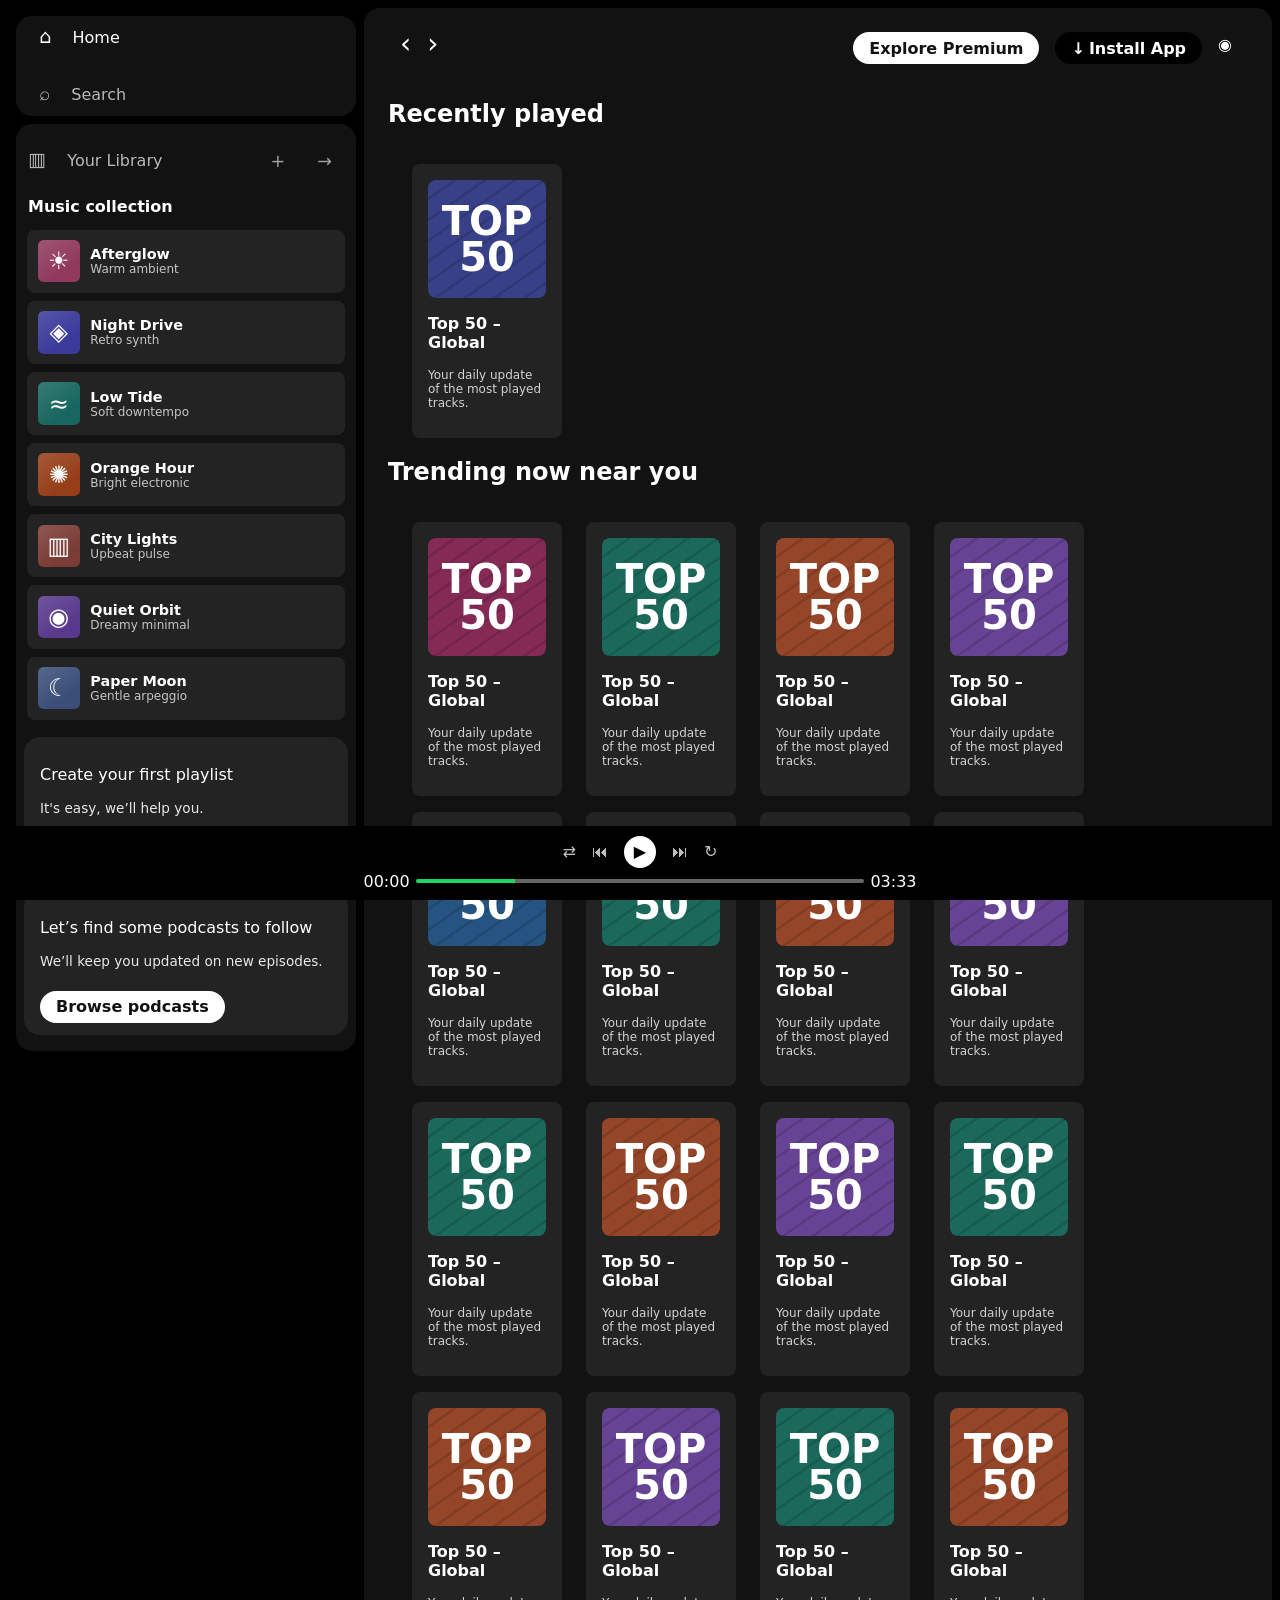
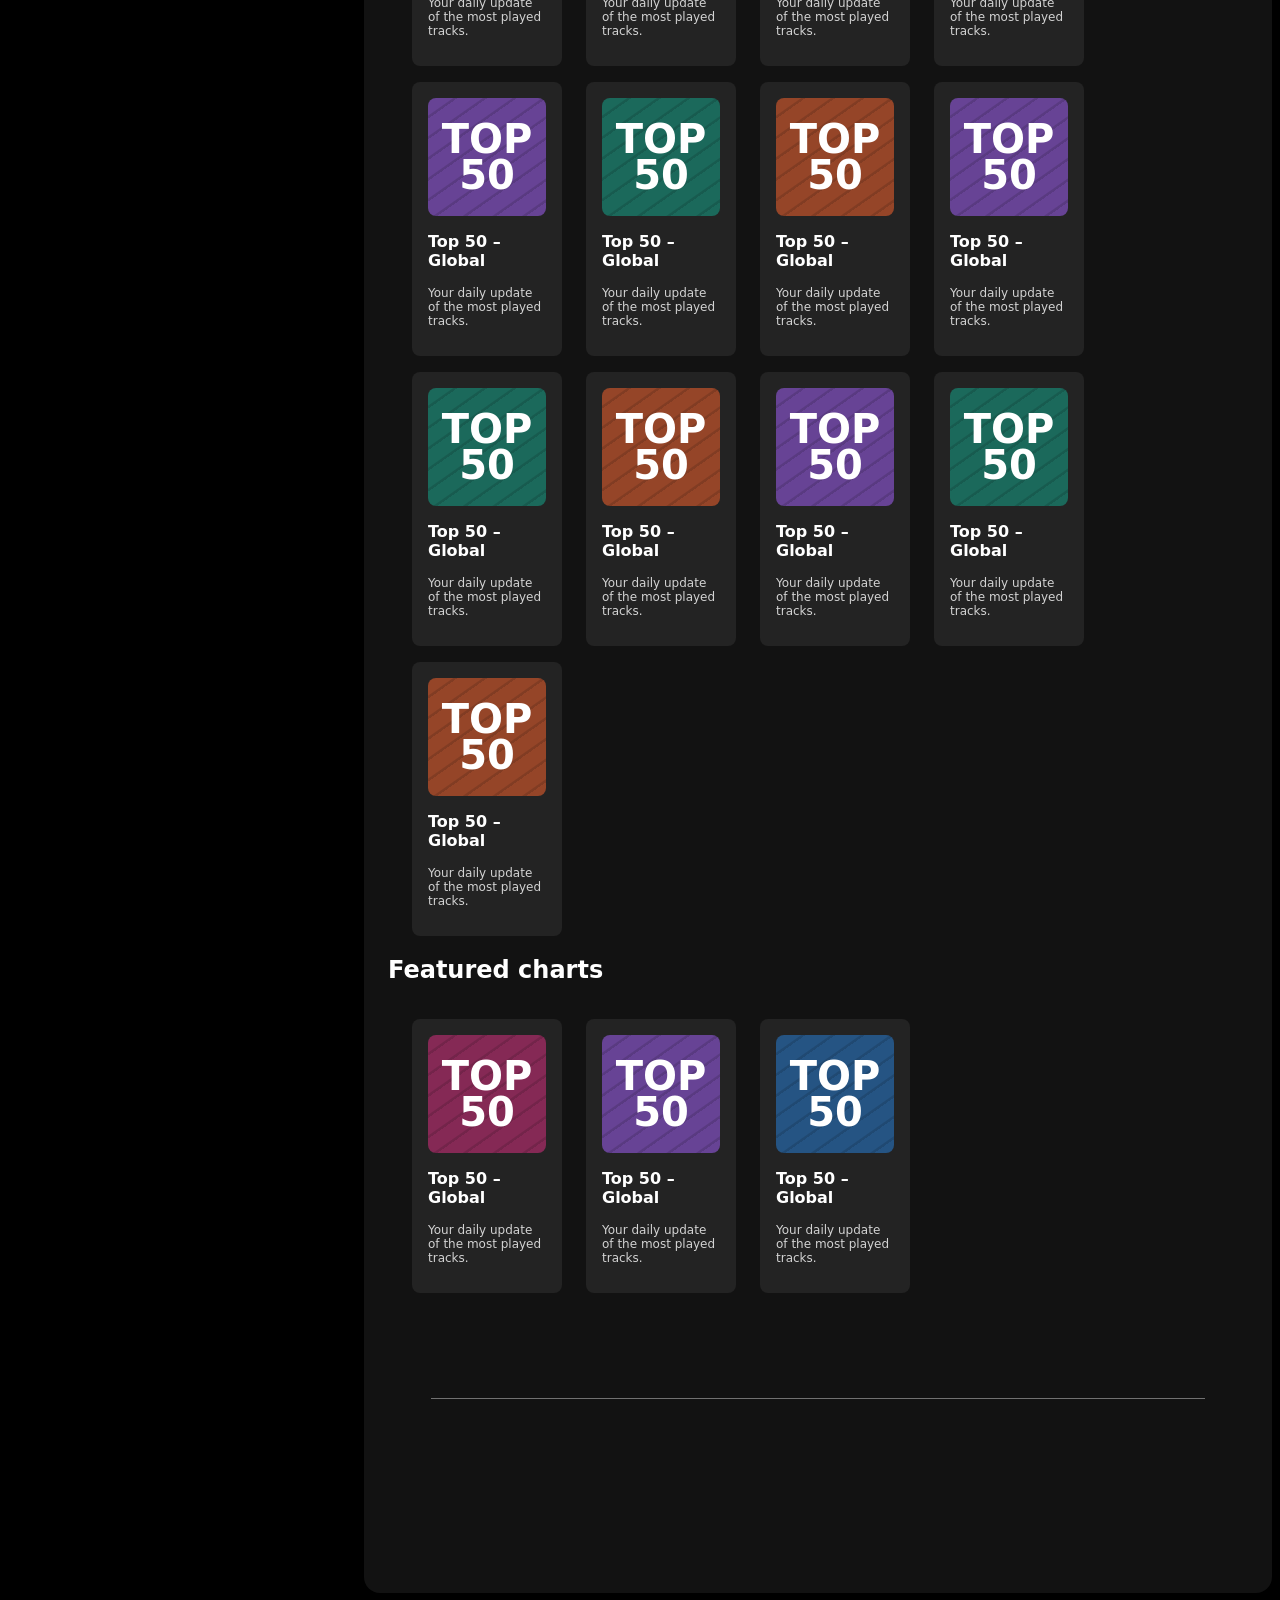
<file: index.html>
<!DOCTYPE html>
<html lang="en">
<head>
    <meta charset="UTF-8">
    <meta name="viewport" content="width=device-width, initial-scale=1.0">
    <title>Spotify Clone | Web Player</title>
    <link rel="stylesheet" href="./spotify.css">
</head>
<body>
    <div class="main">
    <aside class="sidebar">
        <div class="nav">
            <div class="nav-option" style="opacity: 1;">
            <span class="symbol" aria-hidden="true">⌂</span>
            <a href="#home">Home</a>
            </div>

            <div class="nav-option">
                <span class="symbol" aria-hidden="true">⌕</span>
                <a href="#trending">Search</a>

            </div>

        </div>
        <div class="library" id="library">
            <div class="opstion ">
                 <div class="library nav-option">
            <span class="symbol" aria-hidden="true">▥</span>
            <a href="#library-music-title">Your Library</a>
            </div>
            <div class="icon">
                <span class="symbol" aria-hidden="true">+</span>
                <span class="symbol" aria-hidden="true">→</span>
            </div>

            </div>
            <section class="library-music" aria-labelledby="library-music-title">
                <h2 id="library-music-title">Music collection</h2>
                <ul class="library-cards">
                    <li class="library-card">
                        <div class="library-track">
                            <span class="library-cover" style="--cover: #90395d" aria-hidden="true">☀</span>
                            <div>
                                <h3>Afterglow</h3>
                                <p>Warm ambient</p>
                            </div>
                        </div>
                    </li>
                    <li class="library-card">
                        <div class="library-track">
                            <span class="library-cover" style="--cover: #3a3a9b" aria-hidden="true">◈</span>
                            <div>
                                <h3>Night Drive</h3>
                                <p>Retro synth</p>
                            </div>
                        </div>
                    </li>
                    <li class="library-card">
                        <div class="library-track">
                            <span class="library-cover" style="--cover: #17665f" aria-hidden="true">≈</span>
                            <div>
                                <h3>Low Tide</h3>
                                <p>Soft downtempo</p>
                            </div>
                        </div>
                    </li>
                    <li class="library-card">
                        <div class="library-track">
                            <span class="library-cover" style="--cover: #963e18" aria-hidden="true">✺</span>
                            <div>
                                <h3>Orange Hour</h3>
                                <p>Bright electronic</p>
                            </div>
                        </div>
                    </li>
                    <li class="library-card">
                        <div class="library-track">
                            <span class="library-cover" style="--cover: #7b3c35" aria-hidden="true">▥</span>
                            <div>
                                <h3>City Lights</h3>
                                <p>Upbeat pulse</p>
                            </div>
                        </div>
                    </li>
                    <li class="library-card">
                        <div class="library-track">
                            <span class="library-cover" style="--cover: #59398d" aria-hidden="true">◉</span>
                            <div>
                                <h3>Quiet Orbit</h3>
                                <p>Dreamy minimal</p>
                            </div>
                        </div>
                    </li>
                    <li class="library-card">
                        <div class="library-track">
                            <span class="library-cover" style="--cover: #3a4e78" aria-hidden="true">☾</span>
                            <div>
                                <h3>Paper Moon</h3>
                                <p>Gentle arpeggio</p>
                            </div>
                        </div>
                    </li>
                    <li class="library-card">
                        <div class="library-track">
                            <span class="library-cover" style="--cover: #146071" aria-hidden="true">◇</span>
                            <div>
                                <h3>Monsoon Glass</h3>
                                <p>Rainy ambient</p>
                            </div>
                        </div>
                    </li>
                    <li class="library-card">
                        <div class="library-track">
                            <span class="library-cover" style="--cover: #922f7b" aria-hidden="true">ϟ</span>
                            <div>
                                <h3>Neon Steps</h3>
                                <p>Dance synth</p>
                            </div>
                        </div>
                    </li>
                    <li class="library-card">
                        <div class="library-track">
                            <span class="library-cover" style="--cover: #715019" aria-hidden="true">▦</span>
                            <div>
                                <h3>Sunday Window</h3>
                                <p>Soft keys</p>
                            </div>
                        </div>
                    </li>
                    <li class="library-card">
                        <div class="library-track">
                            <span class="library-cover" style="--cover: #493194" aria-hidden="true">✦</span>
                            <div>
                                <h3>Satellite Bloom</h3>
                                <p>Space synth</p>
                            </div>
                        </div>
                    </li>
                    <li class="library-card">
                        <div class="library-track">
                            <span class="library-cover" style="--cover: #29505b" aria-hidden="true">╫</span>
                            <div>
                                <h3>Midnight Rail</h3>
                                <p>Bass pulse</p>
                            </div>
                        </div>
                    </li>
                </ul>
            </section>
            <div class="lib-box">
                <div class="box">
            <p class="box-p1">Create your first playlist</p>
            <p class="box-p2">It's easy, we’ll help you.</p>
            <span class="badge">Create playlist</span>
            </div>
            </div>
                 <div class="lib-box">
                <div class="box">
            <p class="box-p1">Let’s find some podcasts to follow</p>
            <p class="box-p2">We’ll keep you updated on new episodes.</p>
            <span class="badge">Browse podcasts</span>
            </div>
            </div>
        </div>
    </aside>
    <main class="main-content" id="home">
        <div class="sticky-nav">
        <div class="sticky-nav-icon">
                  <a class="symbol" href="#home" aria-label="Go to the top">‹</a>
        <a class="symbol hide" href="#featured" aria-label="Go to featured charts">›</a>
        </div>
        <div class="sticky-nav-opstion">
            <span class="badge nav-item hide">Explore Premium</span>
        <span class="badge nav-item dark-badge"><span class="symbol" aria-hidden="true">↓</span> Install App</span>
        <span class="symbol nav-item" aria-hidden="true">◉</span>
        </div>
        </div>

         <h2>Recently played</h2>
              <div class="cards-container">
                <div class="card">
                    <div class="card-img cover-1" aria-hidden="true"><span>TOP<br>50</span></div>
                    <p class="card-title">Top 50 – Global</p>
                    <p class="card-info">Your daily update of the most played tracks.</p>
                </div>
              </div>


               <h2 id="trending">Trending now near you</h2>
             <div class="cards-container">
                <div class="card">
                    <div class="card-img cover-2" aria-hidden="true"><span>TOP<br>50</span></div>
                    <p class="card-title">Top 50 – Global</p>
                    <p class="card-info">Your daily update of the most played tracks.</p>
                </div>
                <div class="card">
                    <div class="card-img cover-3" aria-hidden="true"><span>TOP<br>50</span></div>
                    <p class="card-title">Top 50 – Global</p>
                    <p class="card-info">Your daily update of the most played tracks.</p>
                </div>
                <div class="card">
                    <div class="card-img cover-4" aria-hidden="true"><span>TOP<br>50</span></div>
                    <p class="card-title">Top 50 – Global</p>
                    <p class="card-info">Your daily update of the most played tracks.</p>
                </div>
                <div class="card">
                    <div class="card-img cover-5" aria-hidden="true"><span>TOP<br>50</span></div>
                    <p class="card-title">Top 50 – Global</p>
                    <p class="card-info">Your daily update of the most played tracks.</p>
                </div>
                <div class="card">
                    <div class="card-img cover-6" aria-hidden="true"><span>TOP<br>50</span></div>
                    <p class="card-title">Top 50 – Global</p>
                    <p class="card-info">Your daily update of the most played tracks.</p>
                </div>
                 <div class="card">
                    <div class="card-img cover-3" aria-hidden="true"><span>TOP<br>50</span></div>
                    <p class="card-title">Top 50 – Global</p>
                    <p class="card-info">Your daily update of the most played tracks.</p>
                </div>
                <div class="card">
                    <div class="card-img cover-4" aria-hidden="true"><span>TOP<br>50</span></div>
                    <p class="card-title">Top 50 – Global</p>
                    <p class="card-info">Your daily update of the most played tracks.</p>
                </div>
                <div class="card">
                    <div class="card-img cover-5" aria-hidden="true"><span>TOP<br>50</span></div>
                    <p class="card-title">Top 50 – Global</p>
                    <p class="card-info">Your daily update of the most played tracks.</p>
                </div>
                 <div class="card">
                    <div class="card-img cover-3" aria-hidden="true"><span>TOP<br>50</span></div>
                    <p class="card-title">Top 50 – Global</p>
                    <p class="card-info">Your daily update of the most played tracks.</p>
                </div>
                <div class="card">
                    <div class="card-img cover-4" aria-hidden="true"><span>TOP<br>50</span></div>
                    <p class="card-title">Top 50 – Global</p>
                    <p class="card-info">Your daily update of the most played tracks.</p>
                </div>
                <div class="card">
                    <div class="card-img cover-5" aria-hidden="true"><span>TOP<br>50</span></div>
                    <p class="card-title">Top 50 – Global</p>
                    <p class="card-info">Your daily update of the most played tracks.</p>
                </div>
                 <div class="card">
                    <div class="card-img cover-3" aria-hidden="true"><span>TOP<br>50</span></div>
                    <p class="card-title">Top 50 – Global</p>
                    <p class="card-info">Your daily update of the most played tracks.</p>
                </div>
                <div class="card">
                    <div class="card-img cover-4" aria-hidden="true"><span>TOP<br>50</span></div>
                    <p class="card-title">Top 50 – Global</p>
                    <p class="card-info">Your daily update of the most played tracks.</p>
                </div>
                <div class="card">
                    <div class="card-img cover-5" aria-hidden="true"><span>TOP<br>50</span></div>
                    <p class="card-title">Top 50 – Global</p>
                    <p class="card-info">Your daily update of the most played tracks.</p>
                </div>
                 <div class="card">
                    <div class="card-img cover-3" aria-hidden="true"><span>TOP<br>50</span></div>
                    <p class="card-title">Top 50 – Global</p>
                    <p class="card-info">Your daily update of the most played tracks.</p>
                </div>
                <div class="card">
                    <div class="card-img cover-4" aria-hidden="true"><span>TOP<br>50</span></div>
                    <p class="card-title">Top 50 – Global</p>
                    <p class="card-info">Your daily update of the most played tracks.</p>
                </div>
                <div class="card">
                    <div class="card-img cover-5" aria-hidden="true"><span>TOP<br>50</span></div>
                    <p class="card-title">Top 50 – Global</p>
                    <p class="card-info">Your daily update of the most played tracks.</p>
                </div>
                 <div class="card">
                    <div class="card-img cover-3" aria-hidden="true"><span>TOP<br>50</span></div>
                    <p class="card-title">Top 50 – Global</p>
                    <p class="card-info">Your daily update of the most played tracks.</p>
                </div>
                <div class="card">
                    <div class="card-img cover-4" aria-hidden="true"><span>TOP<br>50</span></div>
                    <p class="card-title">Top 50 – Global</p>
                    <p class="card-info">Your daily update of the most played tracks.</p>
                </div>
                <div class="card">
                    <div class="card-img cover-5" aria-hidden="true"><span>TOP<br>50</span></div>
                    <p class="card-title">Top 50 – Global</p>
                    <p class="card-info">Your daily update of the most played tracks.</p>
                </div>
                 <div class="card">
                    <div class="card-img cover-3" aria-hidden="true"><span>TOP<br>50</span></div>
                    <p class="card-title">Top 50 – Global</p>
                    <p class="card-info">Your daily update of the most played tracks.</p>
                </div>
                <div class="card">
                    <div class="card-img cover-4" aria-hidden="true"><span>TOP<br>50</span></div>
                    <p class="card-title">Top 50 – Global</p>
                    <p class="card-info">Your daily update of the most played tracks.</p>
                </div>
                <div class="card">
                    <div class="card-img cover-5" aria-hidden="true"><span>TOP<br>50</span></div>
                    <p class="card-title">Top 50 – Global</p>
                    <p class="card-info">Your daily update of the most played tracks.</p>
                </div>
                 <div class="card">
                    <div class="card-img cover-3" aria-hidden="true"><span>TOP<br>50</span></div>
                    <p class="card-title">Top 50 – Global</p>
                    <p class="card-info">Your daily update of the most played tracks.</p>
                </div>
                <div class="card">
                    <div class="card-img cover-4" aria-hidden="true"><span>TOP<br>50</span></div>
                    <p class="card-title">Top 50 – Global</p>
                    <p class="card-info">Your daily update of the most played tracks.</p>
                </div>



             </div>
              <h2 id="featured">Featured charts</h2>
              <div class="cards-container">
                <div class="card">
                    <div class="card-img cover-2" aria-hidden="true"><span>TOP<br>50</span></div>
                    <p class="card-title">Top 50 – Global</p>
                    <p class="card-info">Your daily update of the most played tracks.</p>
                </div>
                <div class="card">
                    <div class="card-img cover-5" aria-hidden="true"><span>TOP<br>50</span></div>
                    <p class="card-title">Top 50 – Global</p>
                    <p class="card-info">Your daily update of the most played tracks.</p>
              </div>
              <div class="card">
                    <div class="card-img cover-6" aria-hidden="true"><span>TOP<br>50</span></div>
                    <p class="card-title">Top 50 – Global</p>
                    <p class="card-info">Your daily update of the most played tracks.</p>
              </div>
              </div>
              <div class="fotter">
                <div class="line"></div>
              </div>
    </main>
    <footer class="music-player" aria-label="Player layout preview">
        <div class="album"></div>
        <div class="player">
            <div class="player-control">
                <span class="player-control-icon" aria-hidden="true">⇄</span>
                <span class="player-control-icon" aria-hidden="true">⏮</span>
                <span class="player-control-icon play-icon" aria-hidden="true">▶</span>
                <span class="player-control-icon" aria-hidden="true">⏭</span>
                <span class="player-control-icon" aria-hidden="true">↻</span>
            </div>
            <div class="playback-bar">
            <span class="curr-time">00:00 </span>
            <span class="preview-progress" aria-hidden="true"></span>
             <span class="tot-time">03:33 </span>
            </div>
        </div>
        <div class="control"></div>
    </footer>
    </div>

</body>
</html>
</file>
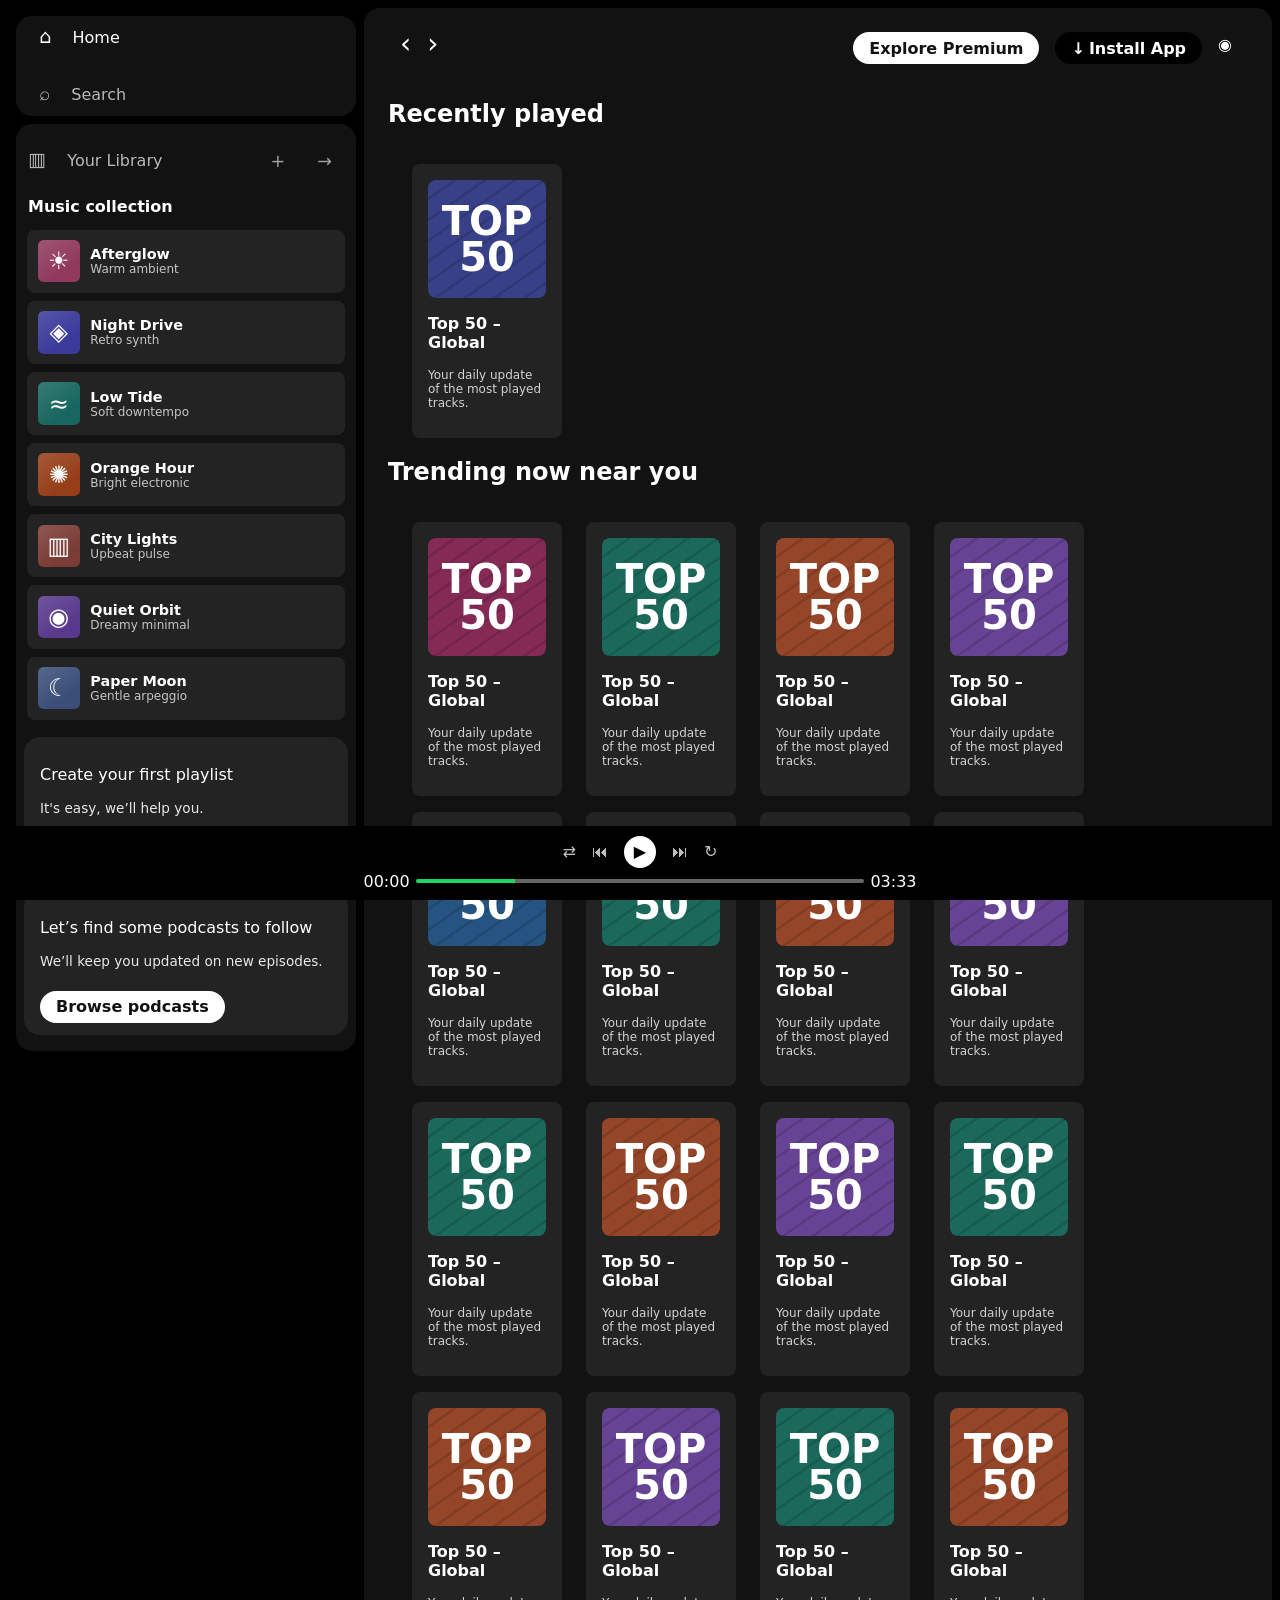
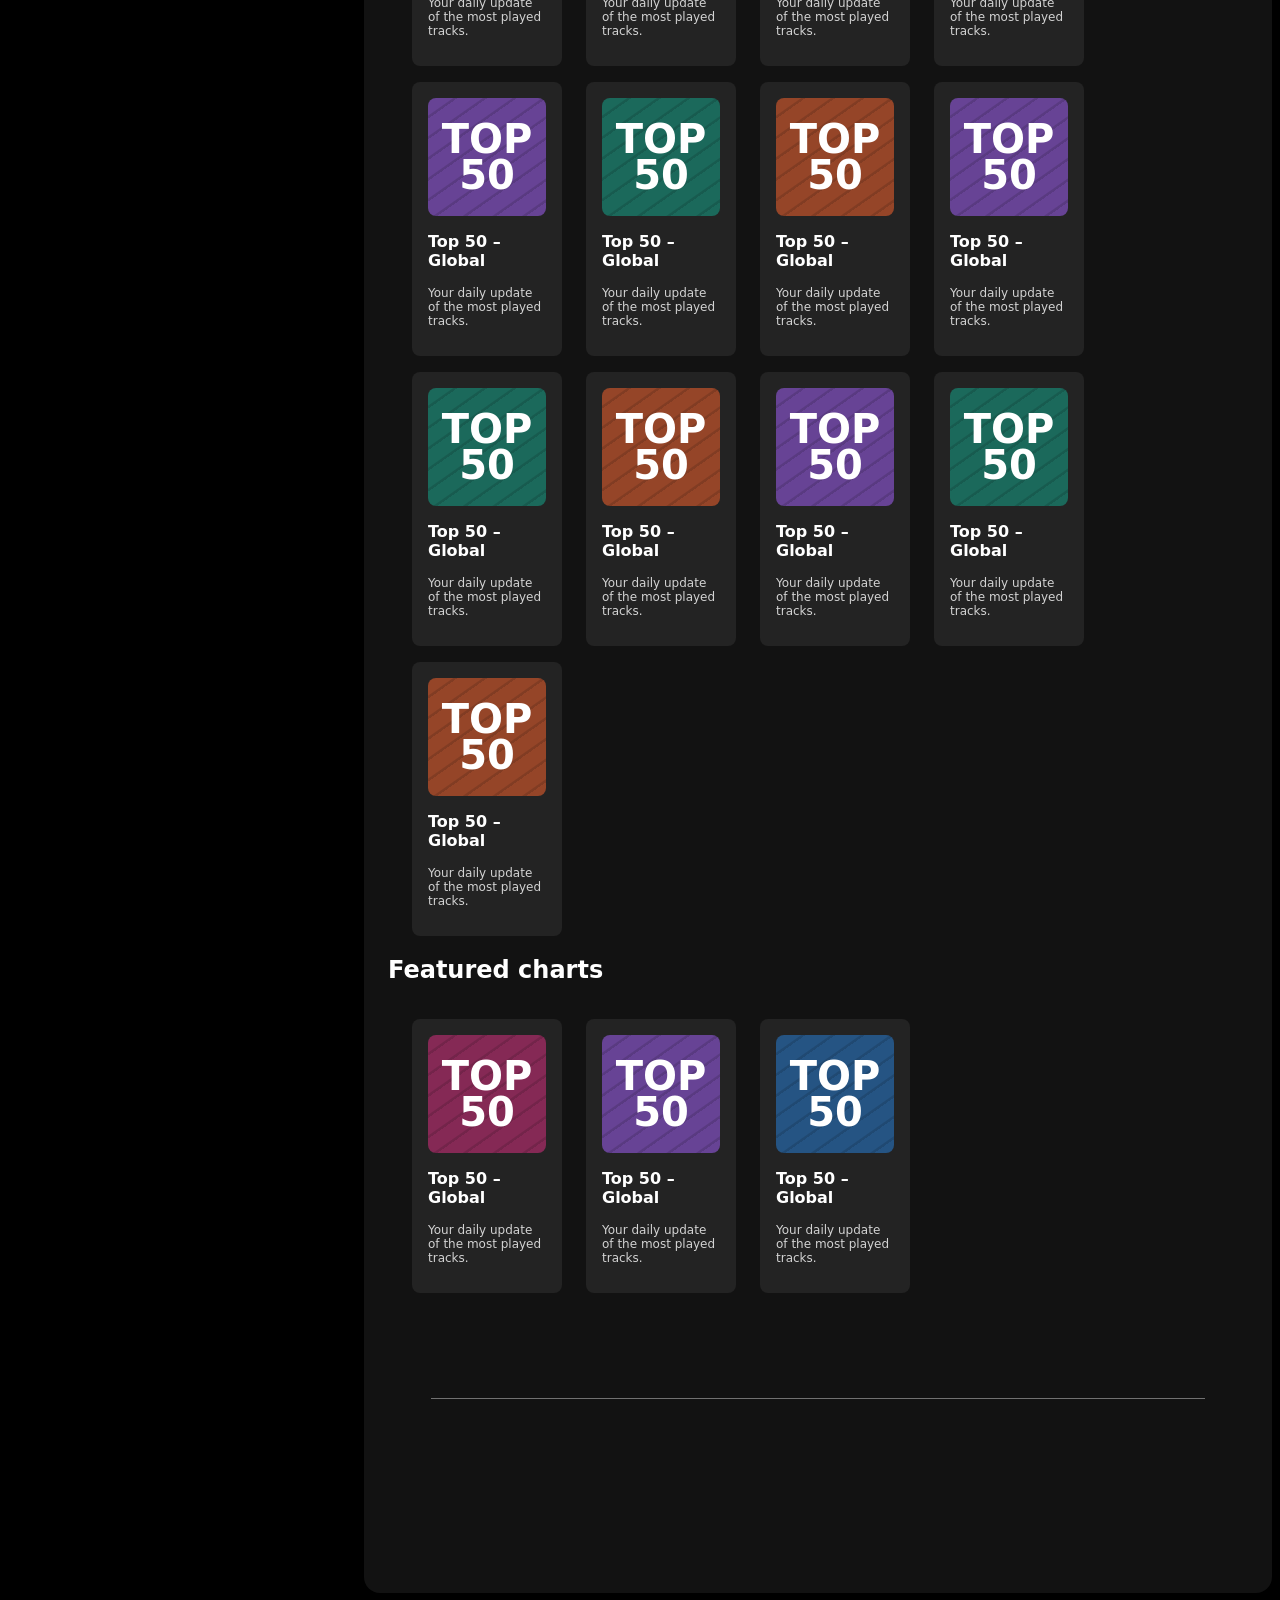
<file: Spotify.html>
<!doctype html>
<html lang="en">
<head>
  <meta charset="utf-8">
  <meta name="viewport" content="width=device-width, initial-scale=1">
  <meta http-equiv="refresh" content="0; url=./index.html">
  <link rel="canonical" href="./index.html">
  <title>Spotify Clone</title>
</head>
<body>
  <p><a href="./index.html">Open Spotify Clone</a></p>
</body>
</html>
</file>
<file: spotify.css>
body{
  font-family: system-ui, sans-serif;
  margin: 0;
  background-color: black;
  color: white;
  overflow: hidden;
}
.main{
    display: flex;
    min-height: 100vh;
    min-height: 100dvh;
    padding: 0.5rem;

}
.sidebar{
    background-color: black;
    width: 340px;
    border-radius: 1rem;
    margin: 0.5rem;
}
.main-content{
    flex: 1;
    background-color: #121212;
    border-radius: 1rem;
    overflow: auto;
    padding: 0 1.5rem;
    min-width: 0;
}
.music-player{
    background-color: black;
    position: fixed;
    bottom: 0px;
    width: 100%;
    height: 74px;
    left: 0px;
}
a {
    text-decoration: none;
    color: white;

}
.nav{
    background-color: #121212;
    border-radius: 1rem;
    display: flex;
    flex-direction: column;
    height: 100px;
    justify-content: center;
    padding: 0.5rem 0.7rem;
}
.nav-option{
    line-height: 2.5rem;
    opacity: 0.7;
    padding: 0.5rem 0.75rem;

}
.nav-option:hover{
    opacity: 1;

}
.nav-option .symbol{
    font-size: 1.2rem;
}
.nav-option a{
    font-size: 1rem;
    margin-left: 1rem;
}
.library{
    border-radius: 1rem;
    background-color: #121212;
    margin-top: 0.5rem;
    padding: 0.5rem 0.5rem;
}

.opstion{
    display: flex;
    justify-content: space-between;
    align-items: center;
}
.icon{
    font-size: 1.10rem;
    display: flex;
}
.icon .symbol{
    opacity: 0.6;
    margin: 1rem;
}
.icon .symbol:hover{
    opacity: 1;

}
.box{
    background-color: #232323;
    border-radius: 1rem;
    margin: .5rem 0 0.5rem 0;
    padding: 0.75rem 1rem;
}
.box-p1{
    font-size: 1rem;
    font-weight: 500;
}
.box-p2{
    font-size: 0.85rem;
    opacity: 0.9;

}
.badge{
    background-color: #fff;
    border: none;
    padding: .25rem 1rem;
    border-radius: 100px;
    font-weight: 700;
    margin-top: 0.5rem;
    height: 2rem;
    width: fit-content;

}
.sticky-nav{
    position: sticky;
    top: 0;
    background-color: #121212;
    display: flex;
    justify-content: space-between;
    align-items: center;
    padding: 1rem 0 1rem 0;
    z-index: 10;

}
.sticky-nav-icon {
    margin-left: .75rem;
}
.sticky-nav-opstion{
    display: flex;
    justify-content: center;
    align-items: center;


}
.nav-item{
    margin-right: 1rem;
}
.dark-badge{
    background-color: black;
    color: white;
}
@media (max-width:1000px){
    .hide{
        display: none;
    }

}
.card{
    background-color: #232323;
    width: 150px;
    border-radius: 0.5rem;
    padding: 1rem;
    margin-left: 1.5rem;
    margin-top: 1rem;
}
.cards-container{
    display: flex;
    flex-wrap: wrap;
}

.card-img {
    border-radius: 0.5rem;
    width: 100%;
}
.card-title{
    font-weight: 600;
}
.card-info{
    font-size: 0.75rem;
    opacity: .8;
}
.fotter{
    height: 300px;
    display: flex;
    align-items: center;
    justify-content: center;
}
.line{
    height: 30%;
    width: 90%;
    border-top: 1px solid white;
    opacity: 0.4;
}
.music-player{
    display: flex;
    justify-content: space-between;
    align-items: center;
}
.album{
    width: 25%;

}
.player{
    width: 50%;

}
.control{
    width: 25%;

}

*, *::before, *::after { box-sizing: border-box; }

.main { padding-bottom: 82px; }
.sidebar { flex: 0 0 min(340px, 32%); }
.main-content { overflow: visible; }
.opstion .nav-option { margin-top: 0; padding-inline: .25rem; }
.sticky-nav-icon { display: flex; gap: 1rem; }
.sticky-nav-icon .symbol { font-size: 1.75rem; line-height: 1; }
.card-img {
    display: grid;
    place-items: center;
    aspect-ratio: 1;
    overflow: hidden;
    text-align: center;
    font: 900 clamp(1.1rem, 5vw, 2.5rem)/.9 system-ui, sans-serif;
    background: repeating-linear-gradient(145deg, transparent 0 14px, #0002 15px 17px), var(--cover);
}
.cover-1 { --cover: #384088; }
.cover-2 { --cover: #852955; }
.cover-3 { --cover: #1b695b; }
.cover-4 { --cover: #954528; }
.cover-5 { --cover: #674395; }
.cover-6 { --cover: #255483; }
.music-player { z-index: 11; }
body { scroll-padding-bottom: 82px; }

@media (max-width: 760px) {
    .main { flex-direction: column; }
    .sidebar { width: auto; flex: initial; margin: 0 0 .5rem; }
    .nav { flex-direction: row; justify-content: flex-start; height: auto; }
    .main-content { padding-inline: .75rem; }
    .cards-container { display: grid; grid-template-columns: repeat(2, minmax(0, 1fr)); gap: .7rem; }
    .card { width: auto; min-width: 0; padding: .65rem; margin: 0; }
    .sticky-nav-icon { margin-left: 0; }
    .sticky-nav .nav-item { margin-right: .35rem; }
    .album, .control { display: none; }
    .player { width: 100%; padding-inline: 1rem; }
    .fotter { height: 100px; }
}

span.badge {
    display: inline-flex;
    align-items: center;
    gap: .25rem;
    color: #121212;
}
span.dark-badge { color: white; }
@media (max-width: 1000px) {
    .badge.hide { display: none; }
}
a:focus-visible { outline: 2px solid #1bd760; outline-offset: 3px; }
html { scroll-padding-top: 5rem; }

.player-control, .playback-bar {
    display: flex;
    align-items: center;
    justify-content: center;
}
.player-control { gap: 1rem; }
.player-control-icon { line-height: 1; opacity: .75; }
.play-icon {
    display: grid;
    place-items: center;
    width: 2rem;
    height: 2rem;
    border-radius: 50%;
    color: black;
    background: white;
    opacity: 1;
}
.playback-bar { gap: .4rem; padding-top: .25rem; }
.preview-progress {
    width: 70%;
    height: .2rem;
    border-radius: 1rem;
    background: linear-gradient(to right, #1bd760 0 22%, #666 22%);
}

.library-music {
    margin: .5rem 0 1rem;
}
.library-music h2 {
    margin: 0 0 .65rem;
    padding-inline: .25rem;
    font-size: 1rem;
}
.library-cards {
    display: grid;
    gap: .5rem;
    max-height: min(55vh, 34rem);
    overflow-y: auto;
    padding: .2rem;
    margin: 0;
    list-style: none;
    scrollbar-color: #555 #121212;
}
.library-card {
    min-width: 0;
    padding: .65rem;
    border-radius: .5rem;
    background: #232323;
}
.library-track {
    display: flex;
    align-items: center;
    gap: .65rem;
}
.library-cover {
    display: grid;
    place-items: center;
    flex: 0 0 2.65rem;
    aspect-ratio: 1;
    border-radius: .35rem;
    background: linear-gradient(145deg, #ffffff24, transparent 70%), var(--cover);
    font-size: 1.5rem;
}
.library-track h3, .library-track p { margin: 0; }
.library-track h3 { font-size: .9rem; }
.library-track p { color: #c6c6c6; font-size: .75rem; }

@media (min-width: 500px) and (max-width: 760px) {
    .library-cards { grid-template-columns: repeat(2, minmax(0, 1fr)); }
}
</file>
